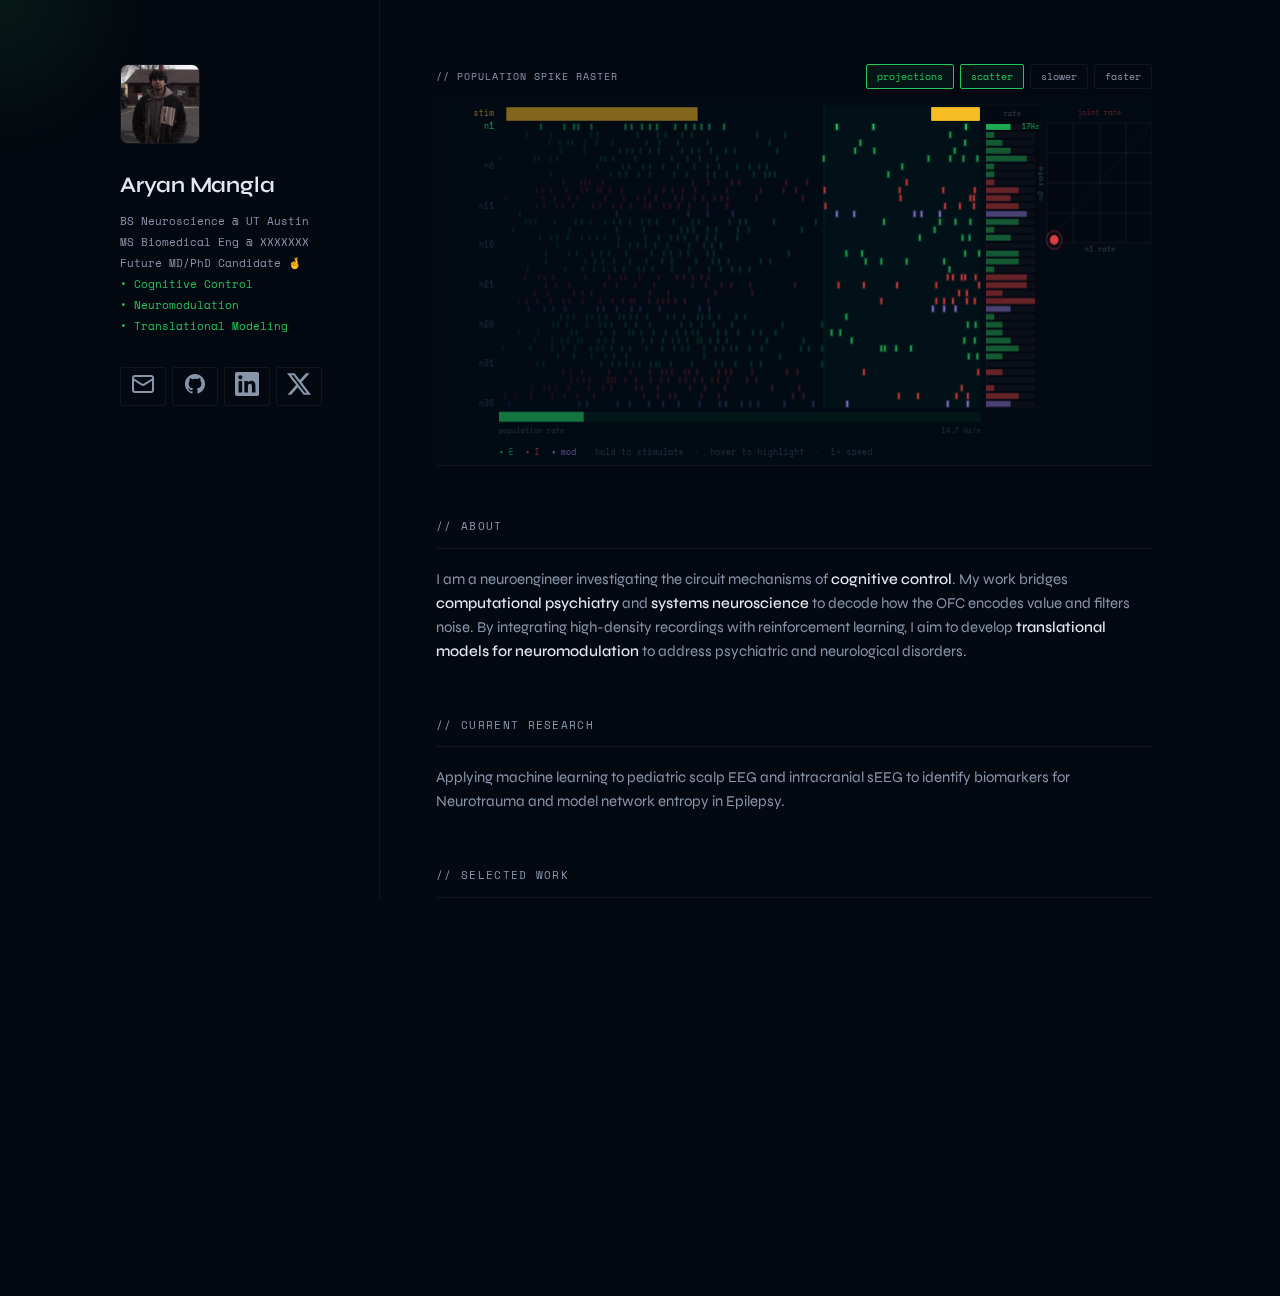
<file: index.html>
<!DOCTYPE HTML>
<html lang="en">
<head>
  <meta charset="UTF-8"/>
  <meta name="viewport" content="width=device-width, initial-scale=1.0"/>
  <title>Aryan Mangla</title>

  <!-- Fonts -->
  <link href="https://fonts.googleapis.com/css2?family=Space+Mono:wght@400;700&family=Syne:wght@300;400;500;600;700&display=swap" rel="stylesheet">

  <!-- Styles -->
  <link rel="stylesheet" href="styles.css"/>
</head>
<body>

  <!-- Cursor glow element (moved by effects.js) -->
  <div id="cursorGlow"></div>

  <div class="container">

    <!-- ── LEFT PANEL ── -->
    <div class="left">
      <img
        src="images/Photo.jpeg"
        class="avatar"
        onerror="this.style.display='none'; document.querySelector('.avatar-ph').style.display='flex';"
      />
      <div class="avatar-ph">🧠</div>

      <h1>Aryan Mangla</h1>

      <p class="tagline">
        BS Neuroscience @ UT Austin <br>
        MS Biomedical Eng @ XXXXXXX <br>
        Future MD/PhD Candidate 🤞 <br>
        <span class="hl"> • Cognitive Control <br> • Neuromodulation <br> • Translational Modeling</span> 
      </p>

      <div class="links">
        <a href="mailto:amangla27@utexas.edu" title="Email">
          <svg xmlns="http://www.w3.org/2000/svg" width="24" height="24" viewBox="0 0 24 24" fill="none" stroke="currentColor" stroke-width="2" stroke-linecap="round" stroke-linejoin="round"><rect width="20" height="16" x="2" y="4" rx="2"/><path d="m22 7-8.97 5.7a1.94 1.94 0 0 1-2.06 0L2 7"/></svg>
        </a>

        <a href="https://github.com/aryanmangla23" title="GitHub" target="_blank" rel="noopener">
          <svg xmlns="http://www.w3.org/2000/svg" width="24" height="24" viewBox="0 0 24 24" fill="currentColor"><path d="M12 2C6.477 2 2 6.477 2 12c0 4.42 2.865 8.164 6.839 9.49.5.09.682-.218.682-.484 0-.236-.009-.866-.014-1.699-2.782.602-3.369-1.338-3.369-1.338-.455-1.158-1.11-1.466-1.11-1.466-.909-.62.069-.608.069-.608 1.004.07 1.532 1.03 1.532 1.03.891 1.527 2.341 1.086 2.91.831.091-.645.349-1.086.635-1.336-2.22-.253-4.555-1.11-4.555-4.943 0-1.091.39-1.984 1.03-2.682-.103-.254-.447-1.27.097-2.646 0 0 .84-.269 2.75 1.022A9.607 9.607 0 0 1 12 6.827c.85.004 1.705.114 2.504.336 1.909-1.291 2.747-1.022 2.747-1.022.546 1.376.202 2.392.1 2.646.64.698 1.03 1.591 1.03 2.682 0 3.841-2.337 4.687-4.565 4.935.359.307.679.917.679 1.852 0 1.335-.012 2.415-.012 2.741 0 .269.18.579.688.481C19.137 20.161 22 16.416 22 12c0-5.523-4.477-10-10-10z"/></svg>
        </a>

        <a href="https://www.linkedin.com/in/aryan-mangla/" title="LinkedIn" target="_blank" rel="noopener">
          <svg xmlns="http://www.w3.org/2000/svg" width="24" height="24" viewBox="0 0 24 24" fill="currentColor"><path d="M20.447 20.452h-3.554v-5.569c0-1.328-.027-3.037-1.852-3.037-1.853 0-2.136 1.445-2.136 2.939v5.667H9.351V9h3.414v1.561h.046c.477-.9 1.637-1.85 3.37-1.85 3.601 0 4.267 2.37 4.267 5.455v6.286zM5.337 7.433c-1.144 0-2.063-.926-2.063-2.065 0-1.138.92-2.063 2.063-2.063 1.14 0 2.064.925 2.064 2.063 0 1.139-.925 2.065-2.064 2.065zm1.782 13.019H3.555V9h3.564v11.452zM22.225 0H1.771C.792 0 0 .774 0 1.729v20.542C0 23.227.792 24 1.771 24h20.451C23.2 24 24 23.227 24 22.271V1.729C24 .774 23.2 0 22.222 0h.003z"/></svg>
        </a>

        <a href="https://x.com/aryanman27" title="X" target="_blank" rel="noopener">
          <svg xmlns="http://www.w3.org/2000/svg" width="24" height="24" viewBox="0 0 24 24" fill="currentColor"><path d="M18.901 1.153h3.68l-8.04 9.19L24 22.846h-7.406l-5.8-7.584-6.638 7.584H.474l8.6-9.83L0 1.154h7.594l5.243 6.932ZM17.61 20.644h2.039L6.486 3.24H4.298Z"/></svg>
        </a>
      </div>
    </div>

    <!-- ── RIGHT PANEL ── -->
    <div class="right">

      <!-- Raster header + toggle buttons -->
      <div class="raster-header">
        <span class="raster-label">// population spike raster</span>
        <div class="raster-controls">
          <!-- button IDs referenced by raster.js toggles -->
          <button id="btnProj"    class="on" onclick="toggleProjections()">projections</button>
          <button id="btnScatter" class="on" onclick="toggleScatter()">scatter</button>
          <button onclick="nudgeSpeed(-1)">slower</button>
          <button onclick="nudgeSpeed(+1)">faster</button>
        </div>
      </div>

      <!-- Canvas drawn by raster.js -->
      <canvas id="rasterCanvas"></canvas>

      <!-- ── CONTENT ── -->
      <h2 class="fade-in">// about</h2>
      <p class="fade-in">
        I am a neuroengineer investigating the circuit mechanisms of <strong>cognitive control</strong>. 
        My work bridges <strong>computational psychiatry</strong> and <strong>systems neuroscience</strong> 
        to decode how the OFC encodes value and filters noise. 
        By integrating high-density recordings with reinforcement learning, I aim to develop 
        <strong>translational models for neuromodulation</strong> to address psychiatric and neurological disorders.
      </p>

      <h2 class="fade-in">// current research</h2>
      <p class="fade-in">
        Applying machine learning to pediatric scalp EEG and intracranial sEEG to identify biomarkers for Neurotrauma and model network entropy in Epilepsy.
      </p>

      <h2 class="fade-in">// selected work</h2>
      <ul>
        <li class="fade-in"> Quantify "rule noise" and attentional leaks disrupting cross-species decision-making via Ideal Observer Model</li>
        <li class="fade-in"> Modeling the "Description-Experience" gap to quantify outcome uncertainty and bias across gain/loss contexts</li>        
        <li class="fade-in"> AAV5-miRNA design to selectively modulate astrocytic Slc1a3, dissociating its role in anxiety from ethanol intake</li>
        <li class="fade-in"> Characterized how cancer-associated mutations in PARP1 alter DNA repair efficiency at the molecular level</li>
        <li class="fade-in"> Leveraged multivariate mapping to demonstrate distributive visual representations in the ventral stream</li>
        <li class="fade-in"> Decoded orofacial "gape" signatures by linking spectral neural features to specific gustatory states</li>
        <li class="fade-in"> Decoded motor intentions from MEG signals by isolating cortical dynamics</li>
      </ul>

    </div>
  </div>

  <!-- Scripts (order matters: effects before raster) -->
  <script src="effects.js"></script>
  <script src="raster.js"></script>

</body>
</html>
</file>
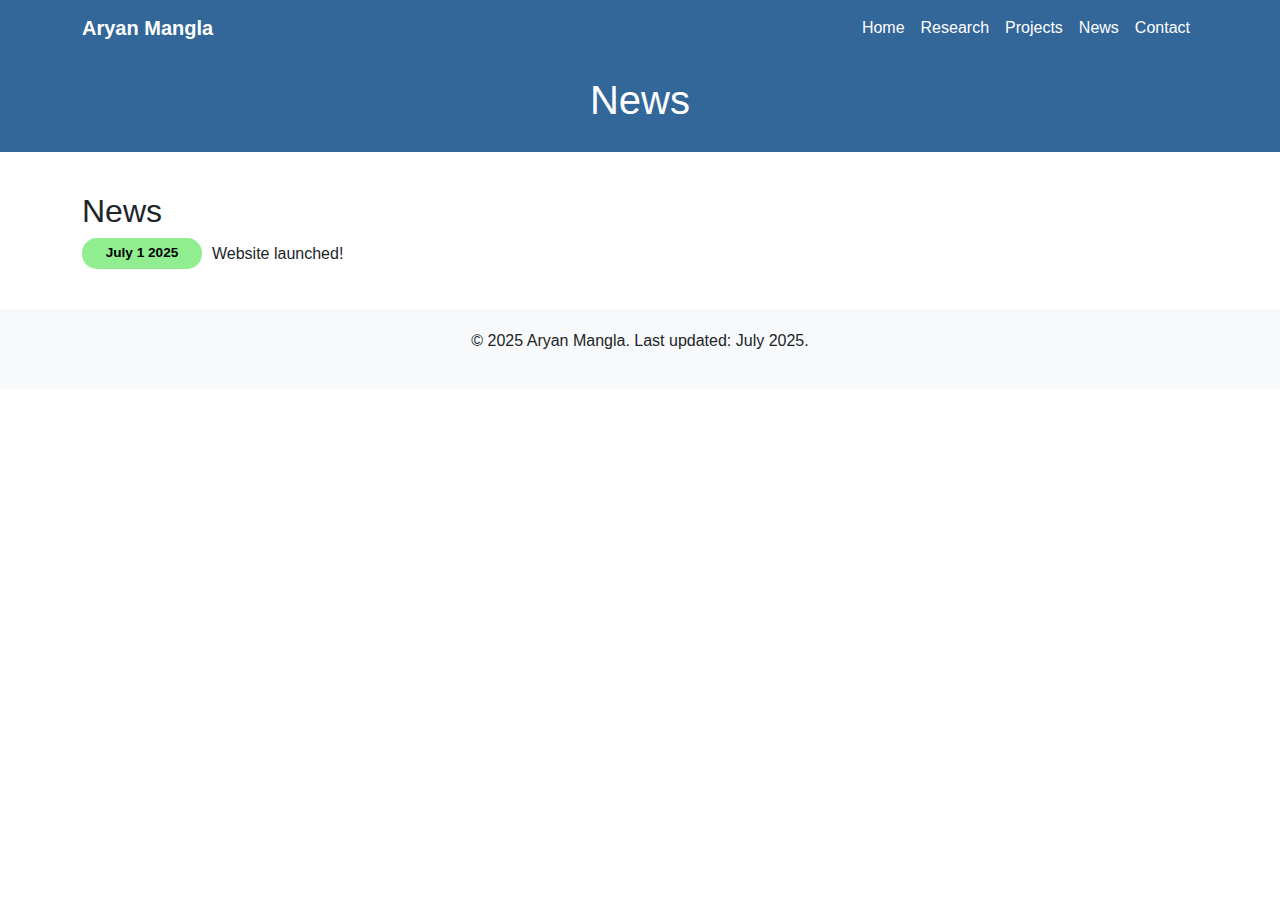
<file: news.html>
<!DOCTYPE HTML>
<html lang="en">
<head>
  <meta charset="UTF-8">
  <meta name="viewport" content="width=device-width, initial-scale=1.0">
  <meta name="author" content="Aryan Mangla">
  <title>News - Aryan Mangla</title>
  <link rel="shortcut icon" href="images/favicon/favicon.ico" type="image/x-icon">
  <!-- Bootstrap CSS -->
  <link href="https://cdn.jsdelivr.net/npm/bootstrap@5.3.0-alpha1/dist/css/bootstrap.min.css" rel="stylesheet">
  <link rel="stylesheet" href="https://cdnjs.cloudflare.com/ajax/libs/font-awesome/6.0.0/css/all.min.css">
  <style>
    body {
      font-family: 'Arial', sans-serif;
      margin: 0;
      padding: 0;
    }

    .navbar {
      background-color: #336699;
    }

    .navbar a {
      color: white !important;
    }

    .navbar-brand {
      font-weight: bold;
    }

    .banner {
      background-color: #336699;
      color: white;
      text-align: center;
      padding: 20px 0;
    }

    .news-section {
      margin-top: 40px;
    }

    .date-bubble {
      display: inline-block;
      background-color: #90ee90; /* Lighter green bubble */
      color: black; /* Change font color to black */
      padding: 5px 15px;
      border-radius: 15px; /* Oval shape */
      font-weight: bold;
      font-size: 0.85em; /* Decrease font size slightly */
      text-align: center;
      margin-right: 10px;
      width: 120px; /* Fixed width for consistency */
      flex-shrink: 0; /* Prevent shrinking */
    }

    .news-item {
      display: flex;
      align-items: center;
      margin-bottom: 10px;
    }

    .news-item p {
      margin: 0; /* Remove margin for better alignment */
      flex-grow: 1; /* Allow text to grow */
    }

    .footer {
      background-color: #f8f9fa;
      text-align: center;
      padding: 20px 0;
      margin-top: 40px;
    }
  </style>
</head>
<body>
  <!-- Navbar -->
  <nav class="navbar navbar-expand-lg navbar-dark">
    <div class="container">
      <a class="navbar-brand" href="index.html">Aryan Mangla</a>
      <button class="navbar-toggler" type="button" data-bs-toggle="collapse" data-bs-target="#navbarNav" aria-controls="navbarNav" aria-expanded="false" aria-label="Toggle navigation">
        <span class="navbar-toggler-icon"></span>
      </button>
      <div class="collapse navbar-collapse" id="navbarNav">
        <ul class="navbar-nav ms-auto">
          <li class="nav-item"><a class="nav-link" href="index.html">Home</a></li>
          <li class="nav-item"><a class="nav-link" href="research.html">Research</a></li>
          <li class="nav-item"><a class="nav-link" href="projects.html">Projects</a></li>
          <li class="nav-item"><a class="nav-link" href="news.html">News</a></li>
          <li class="nav-item"><a class="nav-link" href="contact.html">Contact</a></li>
        </ul>
      </div>
    </div>
  </nav>

  <!-- Banner -->
  <div class="banner">
    <h1>News</h1>
  </div>

  <!-- News Section -->
  <section class="news-section container">
    <h2>News</h2>
    <div class="news-item">
      <span class="date-bubble">July 1 2025</span>
      <p>Website launched!</p>
    </div>
  </section>

  <!-- Footer -->
  <footer class="footer">
    <p>© 2025 Aryan Mangla. Last updated: July 2025.</p>
  </footer>

  <!-- Bootstrap JS -->
  <script src="https://cdn.jsdelivr.net/npm/bootstrap@5.3.0-alpha1/dist/js/bootstrap.bundle.min.js"></script>
</body>
</html>
</file>
<file: styles.css>
/* ═══════════════════════════════════════════════
   styles.css  —  Aryan Mangla personal site
   ═══════════════════════════════════════════════ */

/* ── RESET & TOKENS ── */
*, *::before, *::after { box-sizing: border-box; margin: 0; padding: 0; }

:root {
  --bg:      #040810;
  --fg:      #e2eaf5;
  --fg2:     #8896aa;
  --accent:  #22c55e;
  --accent2: #3b82f6;
  --accent3: #a78bfa;
  --border:  rgba(255, 255, 255, 0.06);
}

html { scroll-behavior: smooth; }

body {
  margin: 0;
  background: var(--bg);
  color: var(--fg);
  font-family: 'Syne', sans-serif;
  line-height: 1.6;
  overflow-x: hidden;
}

/* ── CURSOR GLOW ── */
#cursorGlow {
  position: fixed;
  width: 340px;
  height: 340px;
  border-radius: 50%;
  pointer-events: none;
  background: radial-gradient(circle, rgba(34, 197, 94, 0.09), transparent 65%);
  transform: translate(-50%, -50%);
  z-index: 0;
}

/* ── LAYOUT ── */
.container {
  display: flex;
  max-width: 1120px;
  margin: 0 auto;
  min-height: 100vh;
  position: relative;
  z-index: 1;
}

/* ── LEFT PANEL ── */
.left {
  width: 300px;
  min-width: 300px;
  padding: 64px 32px 64px 40px;
  position: sticky;
  top: 0;
  height: 100vh;
  border-right: 1px solid var(--border);
  display: flex;
  flex-direction: column;
}

.avatar {
  width: 80px;
  height: 80px;
  border-radius: 8px;
  margin-bottom: 24px;
  object-fit: cover;
  border: 1px solid var(--border);
  filter: grayscale(20%);
}

.avatar-ph {
  width: 80px;
  height: 80px;
  border-radius: 8px;
  margin-bottom: 24px;
  background: linear-gradient(135deg, #1a2744, #0d1f3c);
  border: 1px solid var(--border);
  display: none;
  align-items: center;
  justify-content: center;
  font-size: 26px;
}

h1 {
  font-size: 22px;
  font-weight: 600;
  margin-bottom: 6px;
  letter-spacing: -0.01em;
}

.tagline {
  color: var(--fg2);
  font-family: 'Space Mono', monospace;
  font-size: 11px;
  line-height: 1.9;
  margin-bottom: 28px;
}

.tagline .hl { color: var(--accent); }

.links {
  display: flex;
  flex-wrap: wrap;
  gap: 6px;
  margin-bottom: 40px;
}

.links a {
  color: var(--fg2);
  text-decoration: none;
  font-family: 'Space Mono', monospace;
  font-size: 11px;
  padding: 4px 10px;
  border: 1px solid var(--border);
  border-radius: 2px;
  transition: all 0.2s;
}

.links a:hover {
  color: var(--fg);
  border-color: rgba(255, 255, 255, 0.2);
  background: rgba(255, 255, 255, 0.04);
}

.status {
  margin-top: auto;
  display: flex;
  align-items: center;
  gap: 8px;
  font-family: 'Space Mono', monospace;
  font-size: 10px;
  color: var(--fg2);
}

.status-dot {
  width: 6px;
  height: 6px;
  border-radius: 50%;
  background: var(--accent);
  animation: pulse 2s ease-in-out infinite;
}

@keyframes pulse {
  0%,  100% { opacity: 1; box-shadow: 0 0 0 0   rgba(34, 197, 94, 0.4); }
  50%        { opacity: 0.7; box-shadow: 0 0 0 4px rgba(34, 197, 94, 0); }
}

/* ── RIGHT PANEL ── */
.right {
  flex: 1;
  padding: 64px 48px 120px 56px;
  min-width: 0;
}

/* ── RASTER HEADER & CONTROLS ── */
.raster-header {
  display: flex;
  align-items: center;
  justify-content: space-between;
  margin-bottom: 10px;
}

.raster-label {
  font-family: 'Space Mono', monospace;
  font-size: 10px;
  color: var(--fg2);
  letter-spacing: 0.1em;
  text-transform: uppercase;
}

.raster-controls {
  display: flex;
  gap: 6px;
  align-items: center;
}

.raster-controls button {
  background: transparent;
  color: var(--fg2);
  border: 1px solid var(--border);
  padding: 4px 10px;
  cursor: pointer;
  font-family: 'Space Mono', monospace;
  font-size: 10px;
  border-radius: 2px;
  transition: all 0.15s;
}

.raster-controls button:hover {
  color: var(--accent);
  border-color: var(--accent);
  background: rgba(34, 197, 94, 0.05);
}

.raster-controls button.on {
  color: var(--accent);
  border-color: var(--accent);
  background: rgba(34, 197, 94, 0.07);
}

/* ── RASTER CANVAS ── */
#rasterCanvas {
  width: 100%;
  display: block;
  cursor: crosshair;
  border-bottom: 1px solid var(--border);
  margin-bottom: 48px;
}

/* ── CONTENT TYPOGRAPHY ── */
h2 {
  margin-top: 52px;
  font-size: 11px;
  color: var(--fg2);
  text-transform: uppercase;
  letter-spacing: 0.12em;
  font-weight: 400;
  font-family: 'Space Mono', monospace;
  margin-bottom: 16px;
  padding-bottom: 12px;
  border-bottom: 1px solid var(--border);
}

p {
  color: var(--fg2);
  font-size: 15px;
  margin-bottom: 16px;
  font-weight: 300;
  padding: 2px 0;
}

p strong {
  color: var(--fg);
  font-weight: 500;
}

ul {
  padding-left: 0;
  list-style: none;
}

li {
  margin-bottom: 12px;
  color: var(--fg2);
  font-size: 14px;
  display: flex;
  align-items: baseline;
  gap: 10px;
  font-weight: 300;
  padding-bottom: 2px;
}

li::before {
  content: '→';
  color: var(--accent);
  font-family: 'Space Mono', monospace;
  font-size: 11px;
  flex-shrink: 0;
  margin-top: 4px;
}

/* ── SCROLL FADE ── */
.fade-in {
  opacity: 0;
  transform: translateY(14px);
  transition: opacity 0.65s ease, transform 0.65s ease;
}

.fade-in-visible {
  opacity: 1;
  transform: translateY(0);
}

/* ── RESPONSIVE ── */
@media (max-width: 768px) {
  .container { flex-direction: column; }

  .left {
    width: 100%;
    height: auto;
    position: static;
    padding: 40px 24px 24px;
    border-right: none;
    border-bottom: 1px solid var(--border);
  }

  .right { padding: 32px 24px 80px; }

  #rasterCanvas { height: 260px; }
}
</file>
